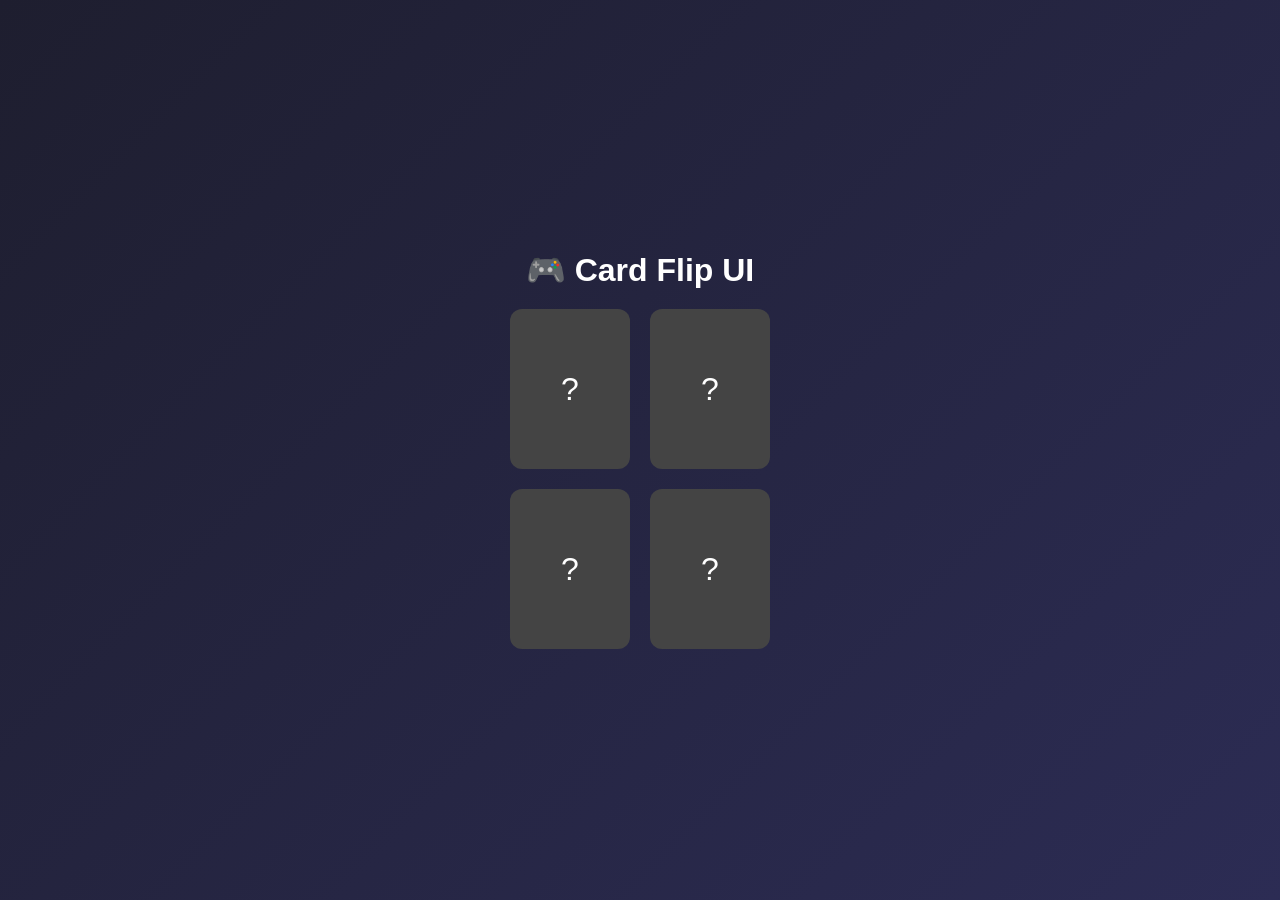
<file: flapping_card_grid/index.html>
<!DOCTYPE html>
<html lang="en">
<head>
  <meta charset="UTF-8">
  <title>CSS Card Game UI</title>
  <link rel="stylesheet" href="style.css">
</head>
<body>

<h1>🎮 Card Flip UI</h1>

<div class="grid">

  <!-- Card 1 -->
  <div class="card">
    <input type="checkbox" id="card1">
    <label for="card1" class="card-inner">
      <div class="card-front">?</div>
      <div class="card-back">🔥</div>
    </label>
  </div>

  <!-- Card 2 -->
  <div class="card">
    <input type="checkbox" id="card2">
    <label for="card2" class="card-inner">
      <div class="card-front">?</div>
      <div class="card-back">🎯</div>
    </label>
  </div>

  <!-- Card 3 -->
  <div class="card">
    <input type="checkbox" id="card3">
    <label for="card3" class="card-inner">
      <div class="card-front">?</div>
      <div class="card-back">🚀</div>
    </label>
  </div>

  <!-- Card 4 -->
  <div class="card">
    <input type="checkbox" id="card4">
    <label for="card4" class="card-inner">
      <div class="card-front">?</div>
      <div class="card-back">💎</div>
    </label>
  </div>

</div>

</body>
</html>
</file>
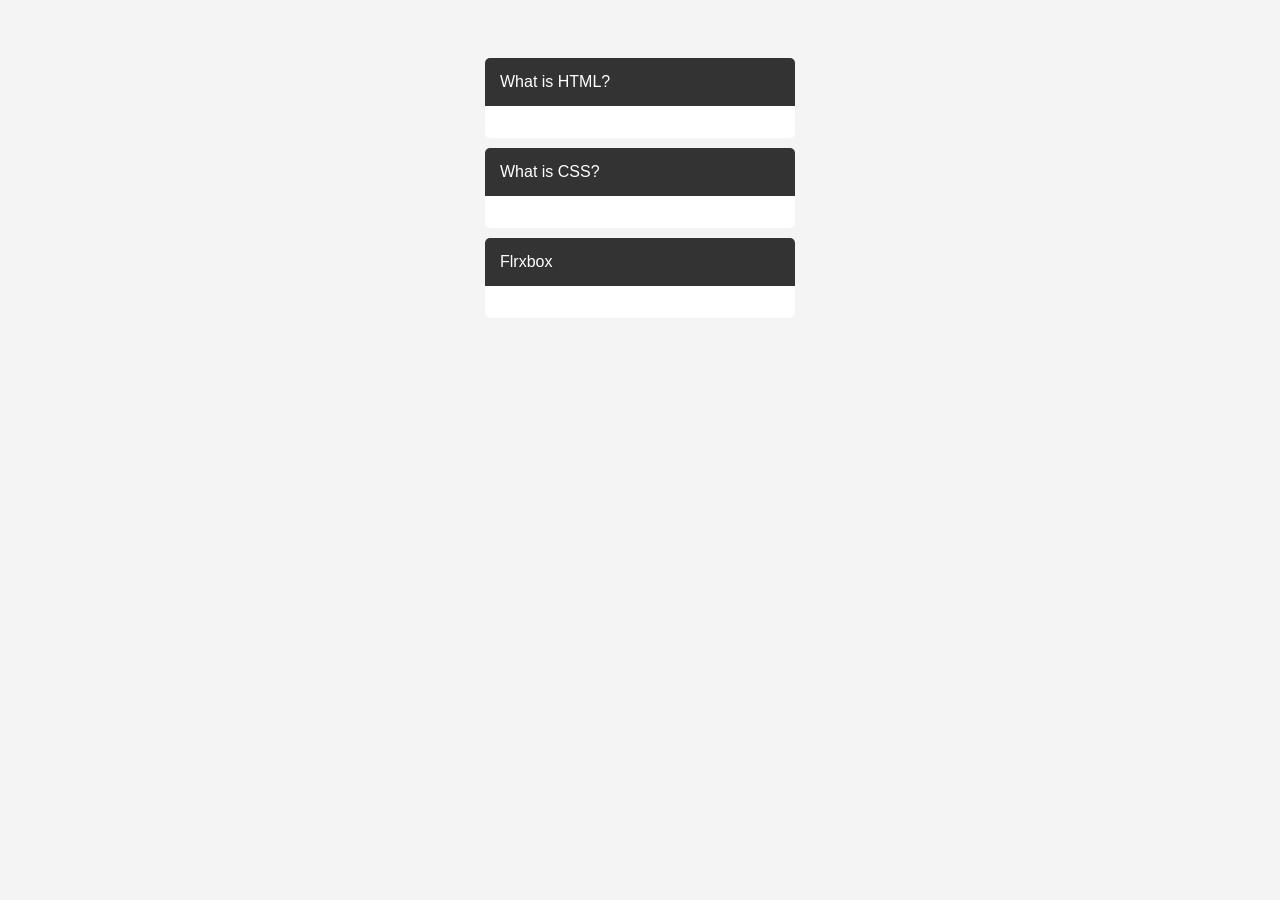
<file: just/index.html>
<!DOCTYPE html>
<html lang="en">
<head>
  <meta charset="UTF-8">
  <title>CSS Accordion</title>
  <link rel="stylesheet" href="style.css">
</head>
<body>

<div class="acc">

  <div class="item">
    <input type="checkbox" id="q1">
    <label for="q1">What is HTML?</label>
    <p>HTML is the standard language used to create web pages.</p>
  </div>

  <div class="item">
    <input type="checkbox" id="q2">
    <label for="q2">What is CSS?</label>
    <p>CSS is used to style and design web pages.</p>
  </div>

  <div class="item">
    <input type="checkbox" id="q3">
    <label for="q3">Flrxbox</label>
    <p>It is a layout system for arranging elements</p>
  </div>

</div>

</body>
</html>
</file>
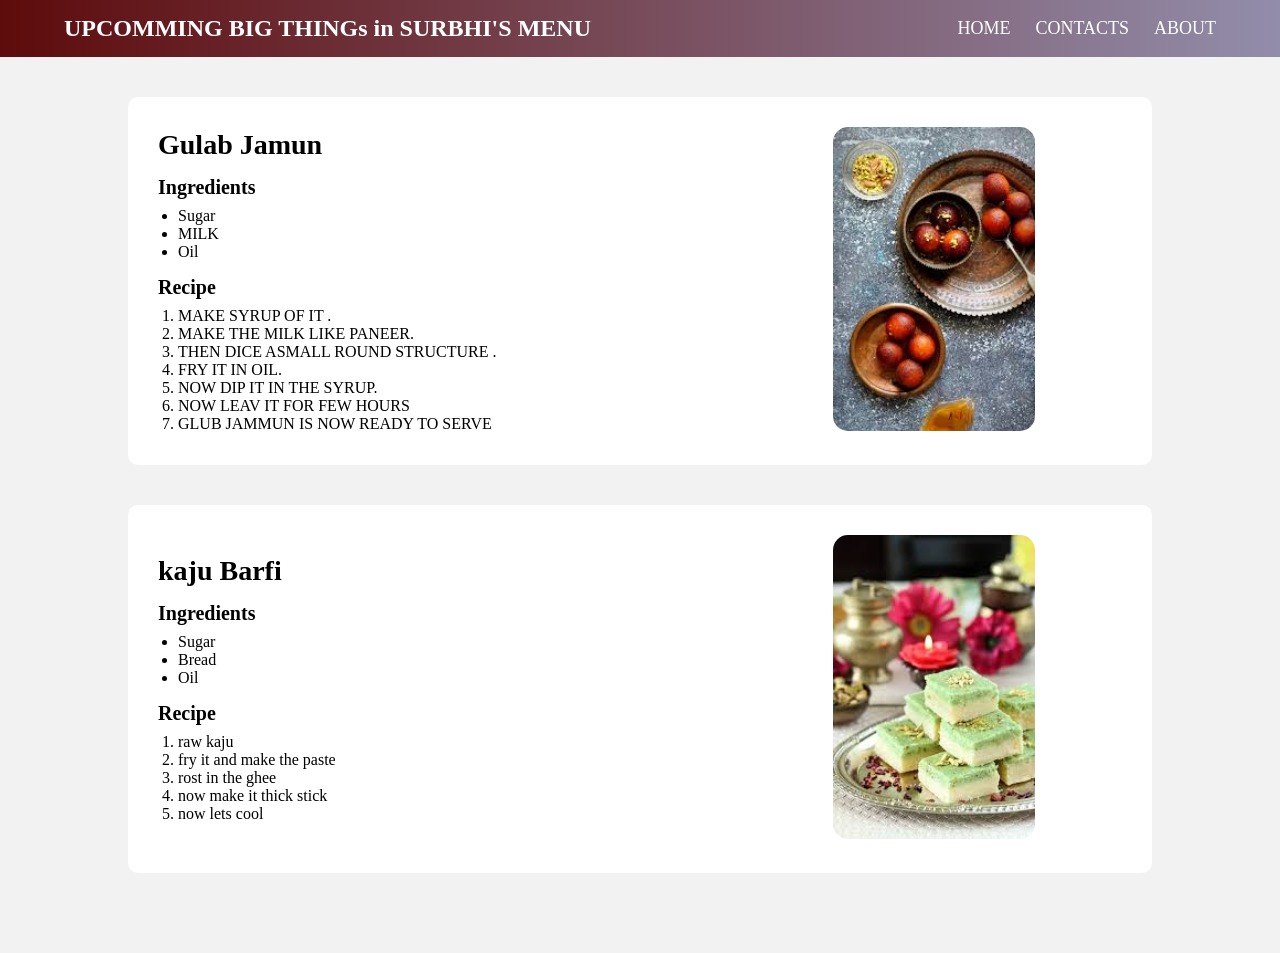
<file: menu/index.html>
<!DOCTYPE html>
<html lang="en">
<head>
    <meta charset="UTF-8">
    <title>CodeHelp da Dhabba</title>
    <link rel="stylesheet" href="style.css">
</head>
<body>

    <!-- NAVBAR -->
    <header id="navbar">
        <div class="nav-container">
            <span class="logo">UPCOMMING BIG THINGs in SURBHI'S MENU</span>
            <nav>
                <ul class="nav-links">
                    <li><a href="#">HOME</a></li>
                    <li><a href="#">CONTACTS</a></li>
                    <li><a href="#">ABOUT</a></li>
                </ul>
            </nav>
        </div>
    </header>

    <!-- MAIN CONTENT -->
    <main>
        <section class="recipe">

            <!-- ITEM 1 -->
            <div class="recipe-card">
                <div class="recipe-text">
                    <h2>Gulab Jamun</h2>

                    <h3>Ingredients</h3>
                    <ul>
                        <li>Sugar</li>
                        <li>MILK</li>
                        <li>Oil</li>
                    </ul>

                    <h3>Recipe</h3>
                    <ol>
                        <li>MAKE SYRUP OF IT .</li>
                        <li> MAKE THE MILK LIKE PANEER.</li>
                        <li>THEN DICE ASMALL ROUND STRUCTURE .</li>
                        <li>FRY IT IN OIL.</li>
                        <li>NOW DIP IT IN THE SYRUP.</li>
                        <li>NOW LEAV IT FOR FEW HOURS</li>
                        <li> GLUB JAMMUN IS NOW READY TO SERVE</li>
                    </ol>
                </div>

                <div class="recipe-image">
                    <img src="glubjammun.jpg" alt="Gulab Jamun">
                </div>
            </div>

            <!-- ITEM 2 -->
            <div class="recipe-card">
                <div class="recipe-text">
                    <h2> kaju Barfi </h2>

                    <h3>Ingredients</h3>
                    <ul>
                        <li>Sugar</li>
                        <li>Bread</li>
                        <li>Oil</li>
                    </ul>

                    <h3>Recipe</h3>
                    <ol>
                        <li> raw kaju</li>
                        <li>fry it and make the paste</li>
                        <li>rost in the ghee</li>
                        <li>now make it thick stick</li>
                        <li>now lets cool</li>
                    </ol>
                </div>

                <div class="recipe-image">
                    <img src="burfi.jpg" alt="Barfi">
                </div>
            </div>

        </section>
    </main>

</body>
</html>
</file>
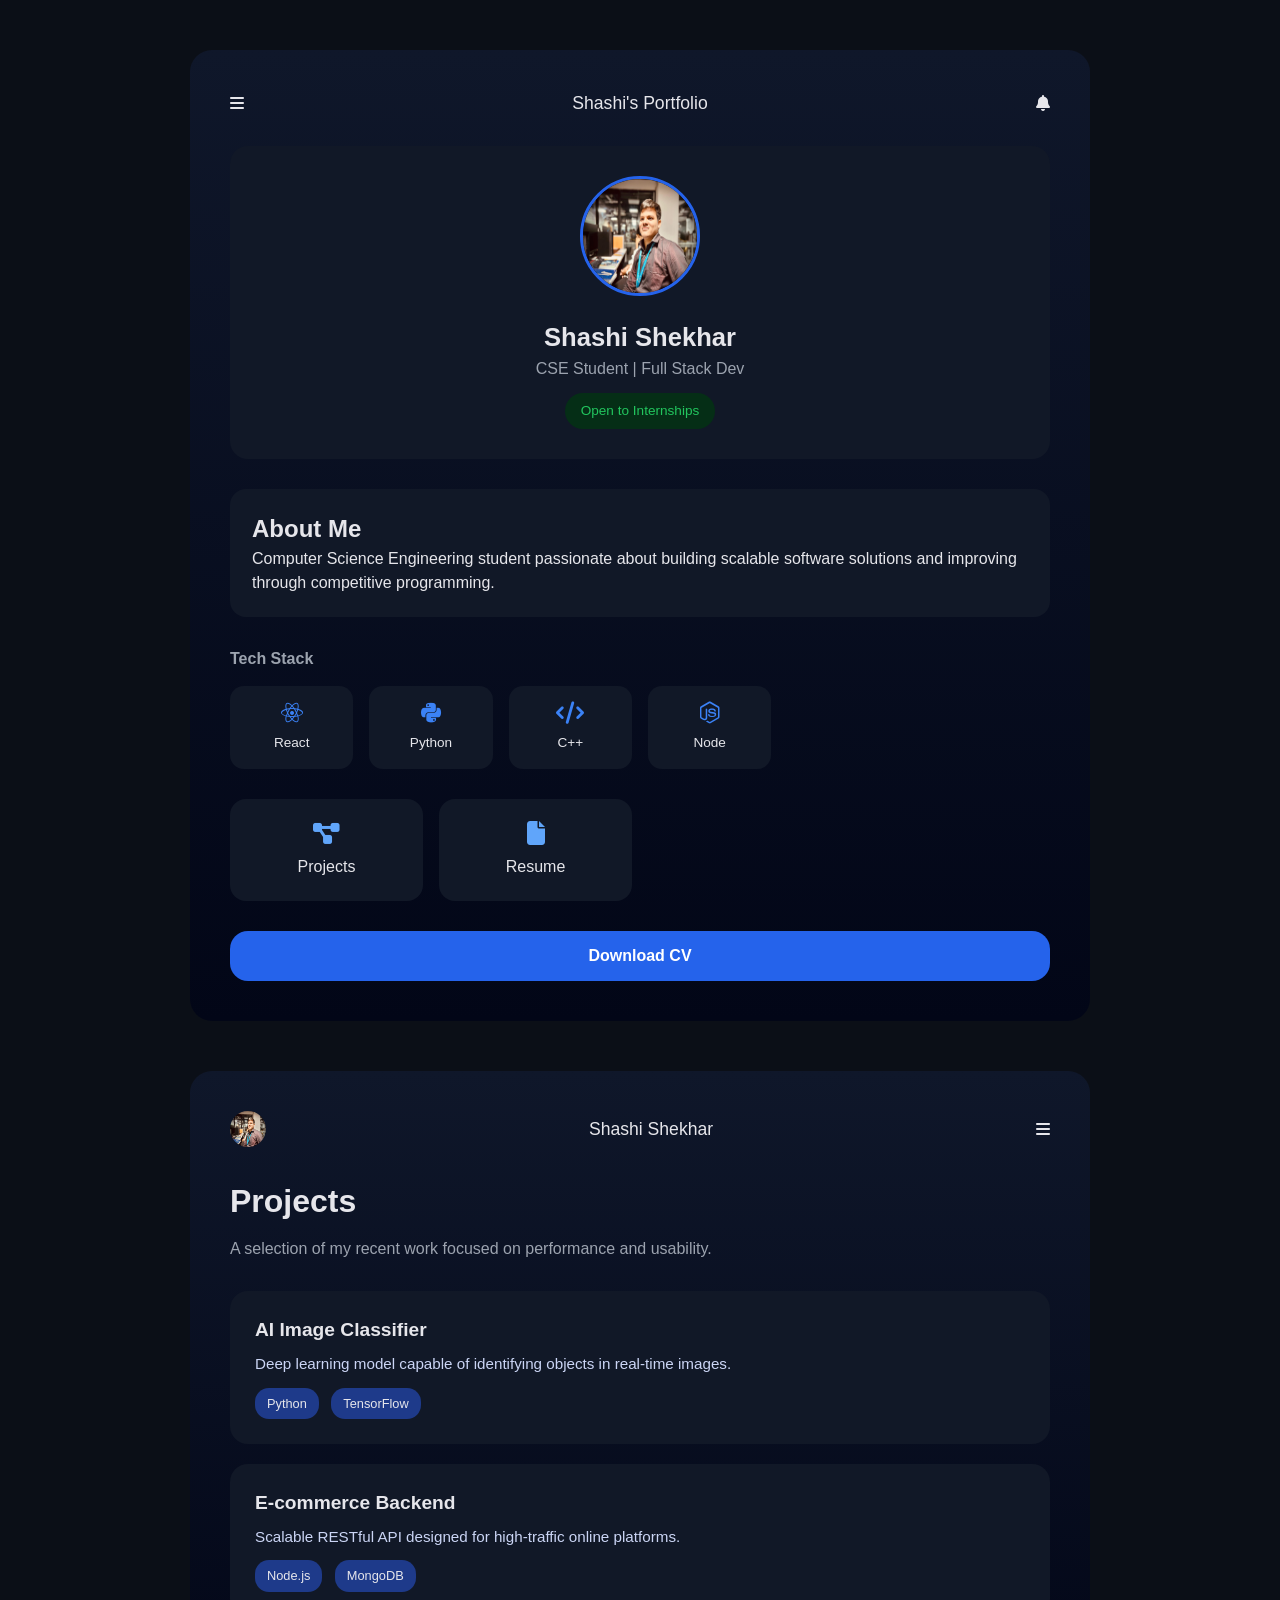
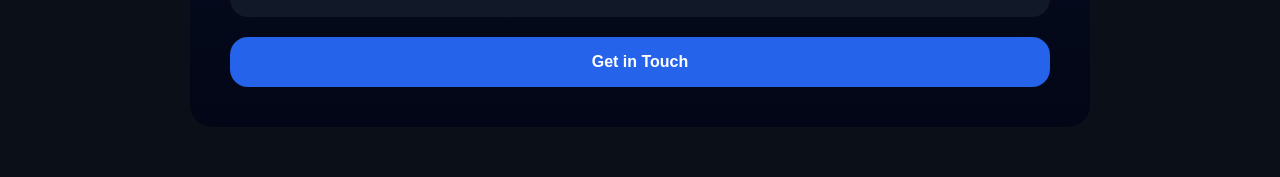
<file: portfolio/index.html>
<!DOCTYPE html> 
<html lang="en">
   <head>
      <meta charset="UTF-8">
      <title>SHASHI SHEKHAR Portfolio</title>
      <link rel="stylesheet" href="style.css">
      <link rel="stylesheet" href="https://cdnjs.cloudflare.com/ajax/libs/font-awesome/6.5.1/css/all.min.css">
   </head>
   <body>
      <!-- ===== HOME / PROFILE PAGE ===== --> 
      <section class="page home">
         <header class="top-bar">
            <i class="fa-solid fa-bars"></i> 
            <h3>Shashi's Portfolio</h3>
            <i class="fa-solid fa-bell"></i> 
         </header>
         <div class="profile-card">
            <img src="sshekhar.jpeg" alt="Profile"> 
            <h1>Shashi Shekhar</h1>
            <p class="role">CSE Student | Full Stack Dev</p>
            <span class="status">Open to Internships</span> 
         </div>
         <div class="info-card">
            <h2>About Me</h2>
            <p> Computer Science Engineering student passionate about building scalable software solutions and improving through competitive programming. </p>
         </div>
         <h3 class="section-title">Tech Stack</h3>
         <div class="tech-grid">
            <div class="tech"><i class="fa-brands fa-react"></i><span>React</span></div>
            <div class="tech"><i class="fa-brands fa-python"></i><span>Python</span></div>
            <div class="tech"><i class="fa-solid fa-code"></i><span>C++</span></div>
            <div class="tech"><i class="fa-brands fa-node-js"></i><span>Node</span></div>
         </div>
         <div class="nav-cards">
            <div class="nav-card">
               <i class="fa-solid fa-diagram-project"></i> 
               <p>Projects</p>
            </div>
            <div class="nav-card">
               <i class="fa-solid fa-file"></i> 
               <p>Resume</p>
            </div>
         </div>
         <button class="primary-btn">Download CV</button> 
      </section>
      <!-- ===== PROJECTS PAGE ===== --> 
      <section class="page projects">
         <header class="top-bar">
            <img src="sshekhar.jpeg" alt="Profile" class="mini-avatar"> 
            <h3>Shashi Shekhar</h3>
            <i class="fa-solid fa-bars"></i> 
         </header>
         <h1 class="page-title">Projects</h1>
         <p class="page-subtitle"> A selection of my recent work focused on performance and usability. </p>
         <div class="project-card">
            <div>
               <h3>AI Image Classifier</h3>
               <p> Deep learning model capable of identifying objects in real-time images. </p>
               <div class="tags"> <span>Python</span> <span>TensorFlow</span> </div>
            </div>
         </div>
         <div class="project-card">
            <div>
               <h3>E-commerce Backend</h3>
               <p> Scalable RESTful API designed for high-traffic online platforms. </p>
               <div class="tags"> <span>Node.js</span> <span>MongoDB</span> </div>
            </div>
         </div>
         <button class="primary-btn">Get in Touch</button> 
      </section>
   </body>
</html>
</file>
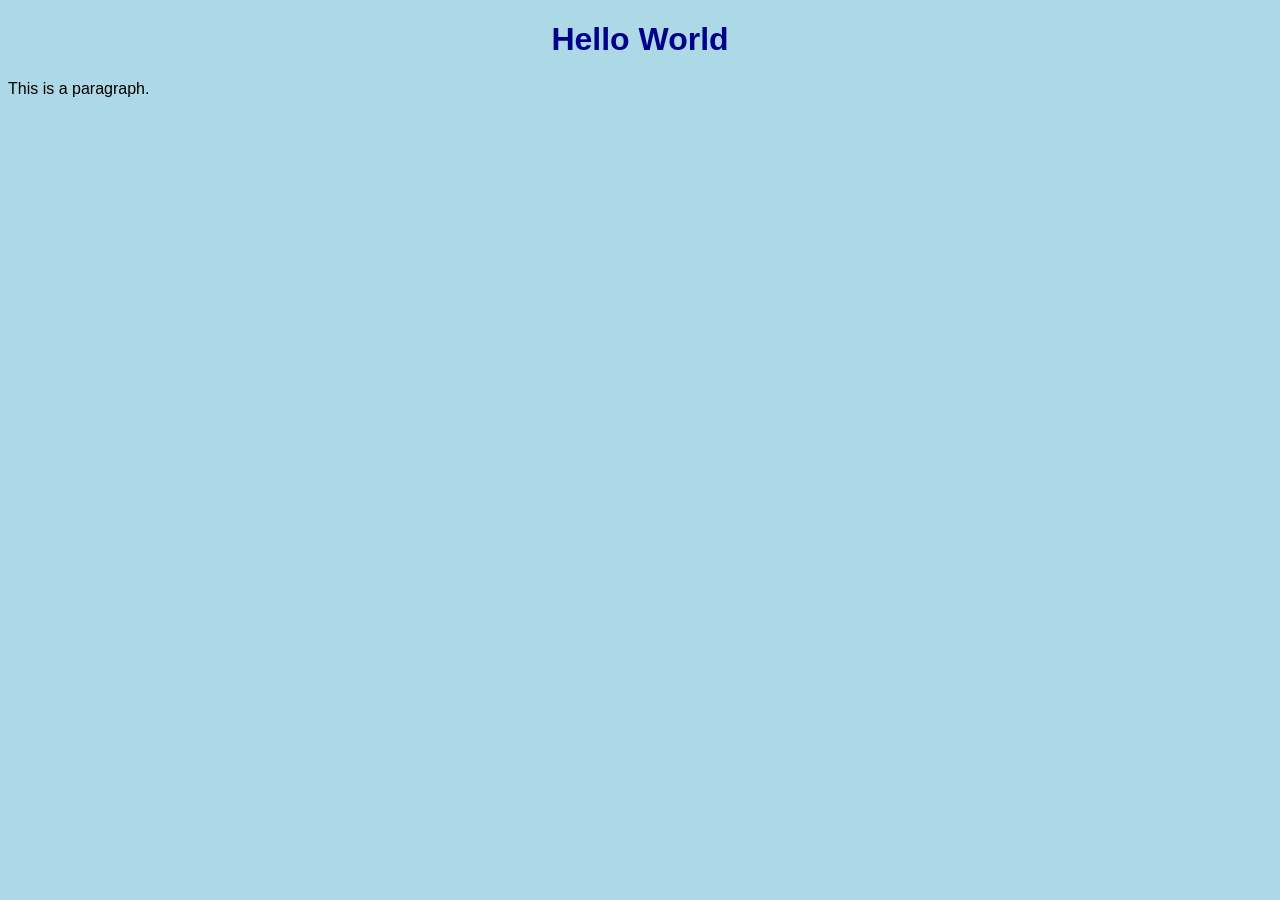
<file: 01_basics_css/world.html>
<!DOCTYPE html>
<html>
<head>
    <title>My Page</title>

    <style>
        body {
            background-color: lightblue;
            font-family: Arial, sans-serif;
        }

        h1 {
            color: darkblue;
            text-align: center;
        }

        p {
            color: black;
            font-size: 16px;
        }
    </style>

</head>
<body>

    <h1>Hello World</h1>
    <p>This is a paragraph.</p>

</body>
</html>
</file>
<file: flapping_card_grid/style.css>
* {
  margin: 0;
  padding: 0;
  box-sizing: border-box;
  font-family: sans-serif;
}

body {
  height: 100vh;
  background: linear-gradient(135deg, #1e1e2f, #2c2c54);
  display: flex;
  flex-direction: column;
  align-items: center;
  justify-content: center;
  color: white;
}

h1 {
  margin-bottom: 20px;
}

.grid {
  display: grid;
  grid-template-columns: repeat(2, 120px);
  gap: 20px;
}

.card {
  perspective: 1000px;
}

.card input {
  display: none;
}

.card-inner {
  width: 120px;
  height: 160px;
  display: block;
  position: relative;
  transform-style: preserve-3d;
  transition: transform 0.6s;
  cursor: pointer;
}

.card input:checked + .card-inner {
  transform: rotateY(180deg);
}

.card-front,
.card-back {
  position: absolute;
  width: 100%;
  height: 100%;
  border-radius: 12px;
  display: flex;
  align-items: center;
  justify-content: center;
  font-size: 2rem;
  backface-visibility: hidden;
}

.card-front {
  background: #444;
}

.card-back {
  background: linear-gradient(135deg, #ff7a18, #af002d);
  transform: rotateY(180deg);
}

.card-inner:hover {
  transform: scale(1.05);
}

.card-inner:hover .card-front {
  box-shadow: 0 0 15px rgba(255,255,255,0.4);
}
</file>
<file: just/style.css>
body {
  font-family: Arial;
  background: #f4f4f4;
  display: flex;
  justify-content: center;
  padding-top: 50px;
}

.acc {
  width: 310px;
}

.item {
  background: white;
  margin-bottom: 10px;
  border-radius: 5px;
  overflow: hidden;
}


input {
  display: none;
}


label {
  display: block;
  padding: 15px;
  background: #333;
  color: white;
  cursor: pointer;
}


p {
  max-height: 0;
  overflow: hidden;
  padding: 0 15px;
  transition: 0.3s;
  background: #eee;
}

input:checked ~ p {
  max-height: 100px;
  padding: 15px;
}
</file>
<file: menu/style.css>
* {
    margin: 0;
    padding: 0;
    box-sizing: border-box;
    font-family: Georgia, serif;
}

#navbar {
    background: linear-gradient(to right, rgb(94, 11, 11), #928dab);
    padding: 15px 0;
}

.nav-container {
    width: 90%;
    margin: auto;
    display: flex;
    justify-content: space-between;
    align-items: center;
}

.logo {
    color: white;
    font-size: 24px;
    font-weight: bold;
}

.nav-links {
    list-style: none;
    display: flex;
    gap: 25px;
}

.nav-links a {
    color: white;
    text-decoration: none;
    font-size: 18px;
}

.nav-links a:hover {
    text-decoration: underline;
}

/* MAIN SECTION */
main {
    background-color: #f2f2f2;
    padding: 40px 0;
}

.recipe {
    width: 80%;
    margin: auto;
}

/* RECIPE CARD */
.recipe-card {
    background: white;
    margin-bottom: 40px;
    padding: 30px;
    display: flex;
    justify-content: space-between;
    align-items: center;
    border-radius: 10px;
    transition: transform 0.4s ease;
}

.recipe-card:hover {
    transform: scale(1.02);
}

/* TEXT */
.recipe-text {
    width: 60%;
}

.recipe-text h2 {
    font-size: 28px;
    margin-bottom: 15px;
}

.recipe-text h3 {
    margin-top: 15px;
    font-size: 20px;
}

.recipe-text ul,
.recipe-text ol {
    margin-left: 20px;
    margin-top: 8px;
}

/* IMAGE */
.recipe-image {
    width: 30%;
}

.recipe-image img {
    width: 70%;
    border-radius: 15px;
    transition: transform 0.4s ease;
}

.recipe-image img:hover {
    transform: scale(1.1);
}
</file>
<file: portfolio/style.css>
* {
  margin: 0;
  padding: 0;
  box-sizing: border-box;
}

body {
  background: #0b0f17;
  font-family: Arial, Helvetica, sans-serif;
  color: #e6e6eb;
  line-height: 1.5;
}

/* Shared */
.page {
  max-width: 900px; /* increased for laptop screens */
  margin: 50px auto;
  padding: 40px;
  background: linear-gradient(180deg, #0f172a, #020617);
  border-radius: 22px;
}

.top-bar {
  display: flex;
  justify-content: space-between;
  align-items: center;
  margin-bottom: 30px;
}

.top-bar h3 {
  font-size: 1.10rem;
  font-weight: 500;
}

.profile-card {
  text-align: center;
  padding: 30px;
  background: #111827;
  border-radius: 18px;
  margin-bottom: 30px;
}

.profile-card img {
  width: 120px; /* larger avatar */
  height: 120px;
  border-radius: 50%;
  border: 3px solid #2563eb;
  margin-bottom: 15px;
}

.profile-card h1 {
  font-size: 1.6rem;
}

.role {
  font-size: 1rem;
  color: #9ca3af;
}

.status {
  display: inline-block;
  margin-top: 12px;
  padding: 8px 16px;
  background: #052e16;
  color: #22c55e;
  border-radius: 24px;
  font-size: 0.85rem;
}

.info-card {
  background: #111827;
  padding: 22px;
  border-radius: 16px;
  margin-bottom: 30px;
}

.section-title {
  font-size: 1rem;
  margin-bottom: 15px;
  color: #9ca3af;
}

.tech-grid {
  display: grid;
  grid-template-columns: repeat(6, 1fr); /* more columns for laptop */
  gap: 16px;
  margin-bottom: 30px;
}

.tech {
  background: #111827;
  padding: 16px 12px;
  border-radius: 14px;
  text-align: center;
  font-size: 0.85rem;
}

.tech i {
  font-size: 1.4rem;
  margin-bottom: 8px;
  display: block;
  color: #3b82f6;
}

.nav-cards {
  display: grid;
  grid-template-columns: repeat(4, 1fr); /* more columns */
  gap: 16px;
  margin-bottom: 30px;
}

.nav-card {
  background: #111827;
  padding: 22px;
  border-radius: 16px;
  text-align: center;
}

.nav-card i {
  font-size: 1.5rem;
  margin-bottom: 10px;
  color: #60a5fa;
}

.primary-btn {
  width: 100%;
  padding: 16px;
  border: none;
  border-radius: 18px;
  background: #2563eb;
  color: white;
  font-weight: 600;
  cursor: pointer;
  font-size: 1rem;
}

/* Projects */
.page-title {
  font-size: 2rem;
  margin-bottom: 12px;
}

.page-subtitle {
  font-size: 1rem;
  color: #9ca3af;
  margin-bottom: 30px;
}

.project-card {
  background: #111827;
  padding: 25px;
  border-radius: 18px;
  margin-bottom: 20px;
}

.project-card h3 {
  font-size: 1.2rem;
  margin-bottom: 8px;
}

.project-card p {
  font-size: 0.95rem;
  color: #cbd5f5;
}

.tags {
  margin-top: 12px;
}

.tags span {
  display: inline-block;
  padding: 6px 12px;
  margin-right: 8px;
  background: #1e3a8a;
  border-radius: 14px;
  font-size: 0.8rem;
}

.mini-avatar {
  width: 36px;
  height: 36px;
  border-radius: 50%;
}

/* Optional: make it responsive for tablets too */
@media (max-width: 1024px) {
  .page {
    padding: 25px;
  }
  .tech-grid {
    grid-template-columns: repeat(4, 1fr);
  }
  .nav-cards {
    grid-template-columns: repeat(2, 1fr);
  }
}
</file>
